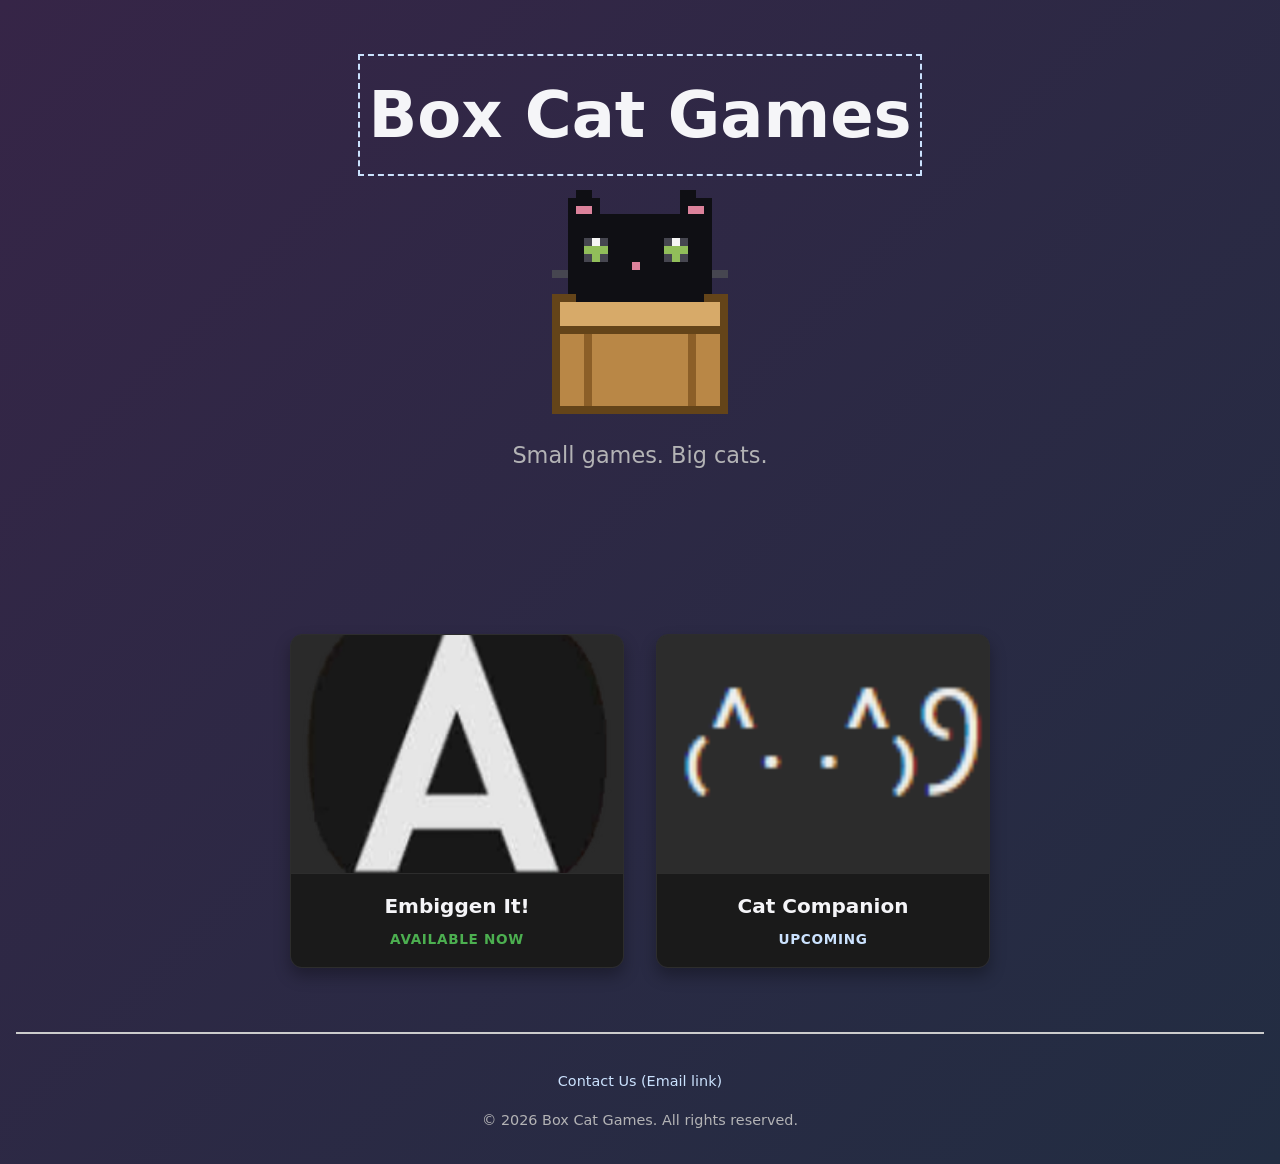
<file: index.html>
<!DOCTYPE html>
<html lang="en">
<head>
    <meta charset="UTF-8">
    <meta name="viewport" content="width=device-width, initial-scale=1.0">
    <meta name="description" content="Welcome to Box Cat Games, an independent game development studio creating charming indie games.">
    <meta name="keywords" content="Box Cat Games, indie games, game development, independent studio, Embiggen It!, Galaxy Cats">
    <meta name="author" content="Box Cat Games">
    
    <!-- Open Graph / Facebook -->
    <meta property="og:type" content="website">
    <meta property="og:title" content="Box Cat Games | Indie Game Studio">
    <meta property="og:description" content="Charming indie games made with love.">
    <meta property="og:image" content="assets/cat_in_box.png">

    <!-- Twitter -->
    <meta property="twitter:card" content="summary_large_image">
    <meta property="twitter:title" content="Box Cat Games | Indie Game Studio">
    <meta property="twitter:description" content="Charming indie games made with love.">

    <title>Box Cat Games | Home</title>

    <link rel="icon" type="image/png" href="favicon.png">
    <link rel="stylesheet" href="style.css">

    <script src="common.js" defer></script>
</head>
<body>

    <a href="#main-content" class="skip-link">Skip to main content</a>

    <main id="main-content">
        <h1 id="studio-name" class="studio-title" tabindex="-1">
            Box Cat Games
        </h1>

        <div class="logo-container">
            <img src="assets/cat_in_box.png" 
                 alt="Box Cat Games official logo: A pixel art cat sitting inside a cardboard box" 
                 class="studio-logo"
                 width="224" 
                 height="224">
        </div>

        <p class="tagline">
            Small games. Big cats.
        </p>

        <!-- Big Square Project Link Grid -->
        <section class="game-grid" aria-label="Our Apps and Games">
            
            <!-- App 1: Embiggen It! -->
            <a href="embiggen-it.html" class="game-card-link" aria-label="View Embiggen It! utility app details and privacy policy">
                <article class="game-card">
                    <div class="game-image-wrapper">
                        <img src="assets/EmbiggenIt-icon.png" alt="Embiggen It! app icon: a large 'A'" class="game-thumbnail">
                    </div>
                    <div class="game-info">
                        <h2 class="game-title">Embiggen It!</h2>
                        <span class="game-status" style="color: #4caf50;">Available Now</span>
                    </div>
                </article>
            </a>

            <!-- Game 2: Cat Companion -->
            <a href="cat-companion.html" class="game-card-link" aria-label="View Cat Companion game details and privacy policy">
                <article class="game-card">
                    <div class="game-image-wrapper">
                        <img src="assets/CatCompanion-icon.png" alt="A cat head" class="game-thumbnail">
                    </div>
                    <div class="game-info">
                        <h2 class="game-title">Cat Companion</h2>
                        <span class="game-status">Upcoming</span>
                    </div>
                </article>
            </a>

        </section>
    </main>

    <footer>
        <a href="mailto:boxcatgamesdev@gmail.com" class="footer-link">Contact Us (Email link)</a>
        <div>&copy; <span id="year"></span> Box Cat Games. All rights reserved.</div>
    </footer>
</body>
</html>
</file>
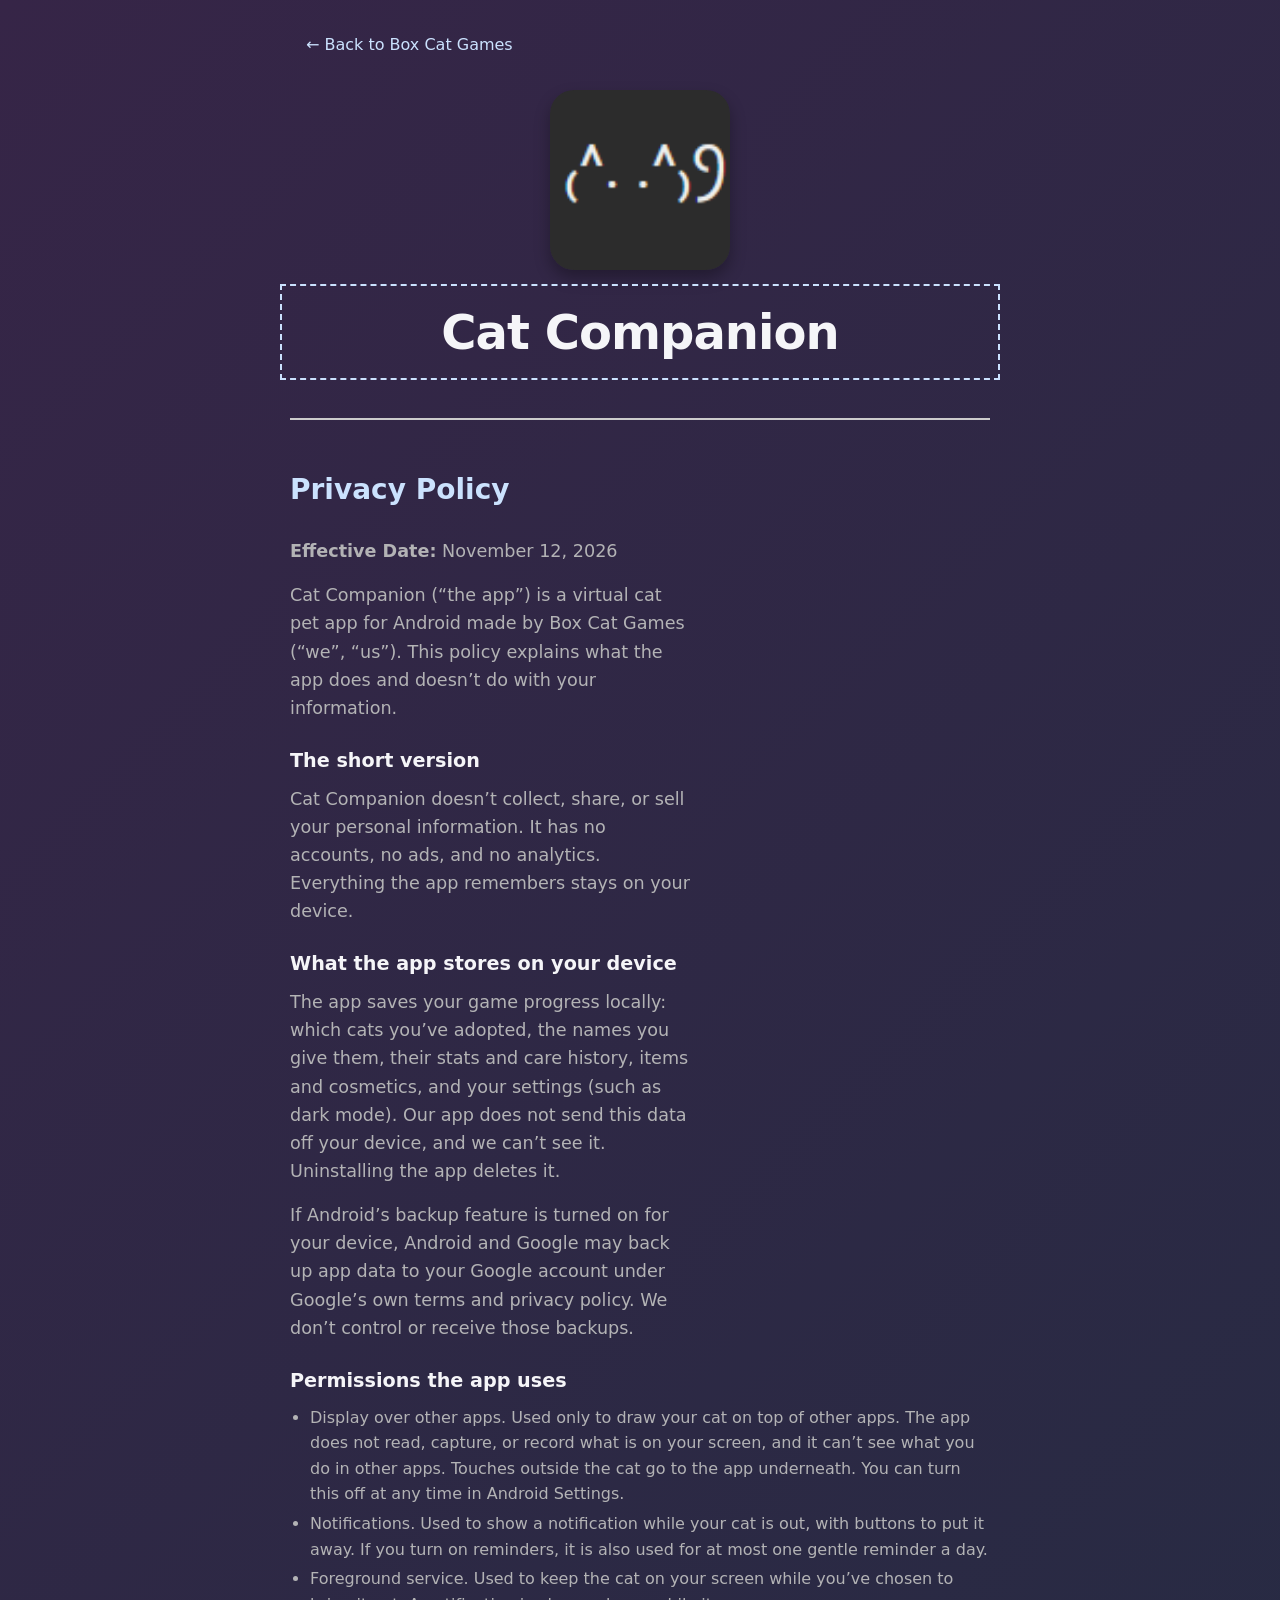
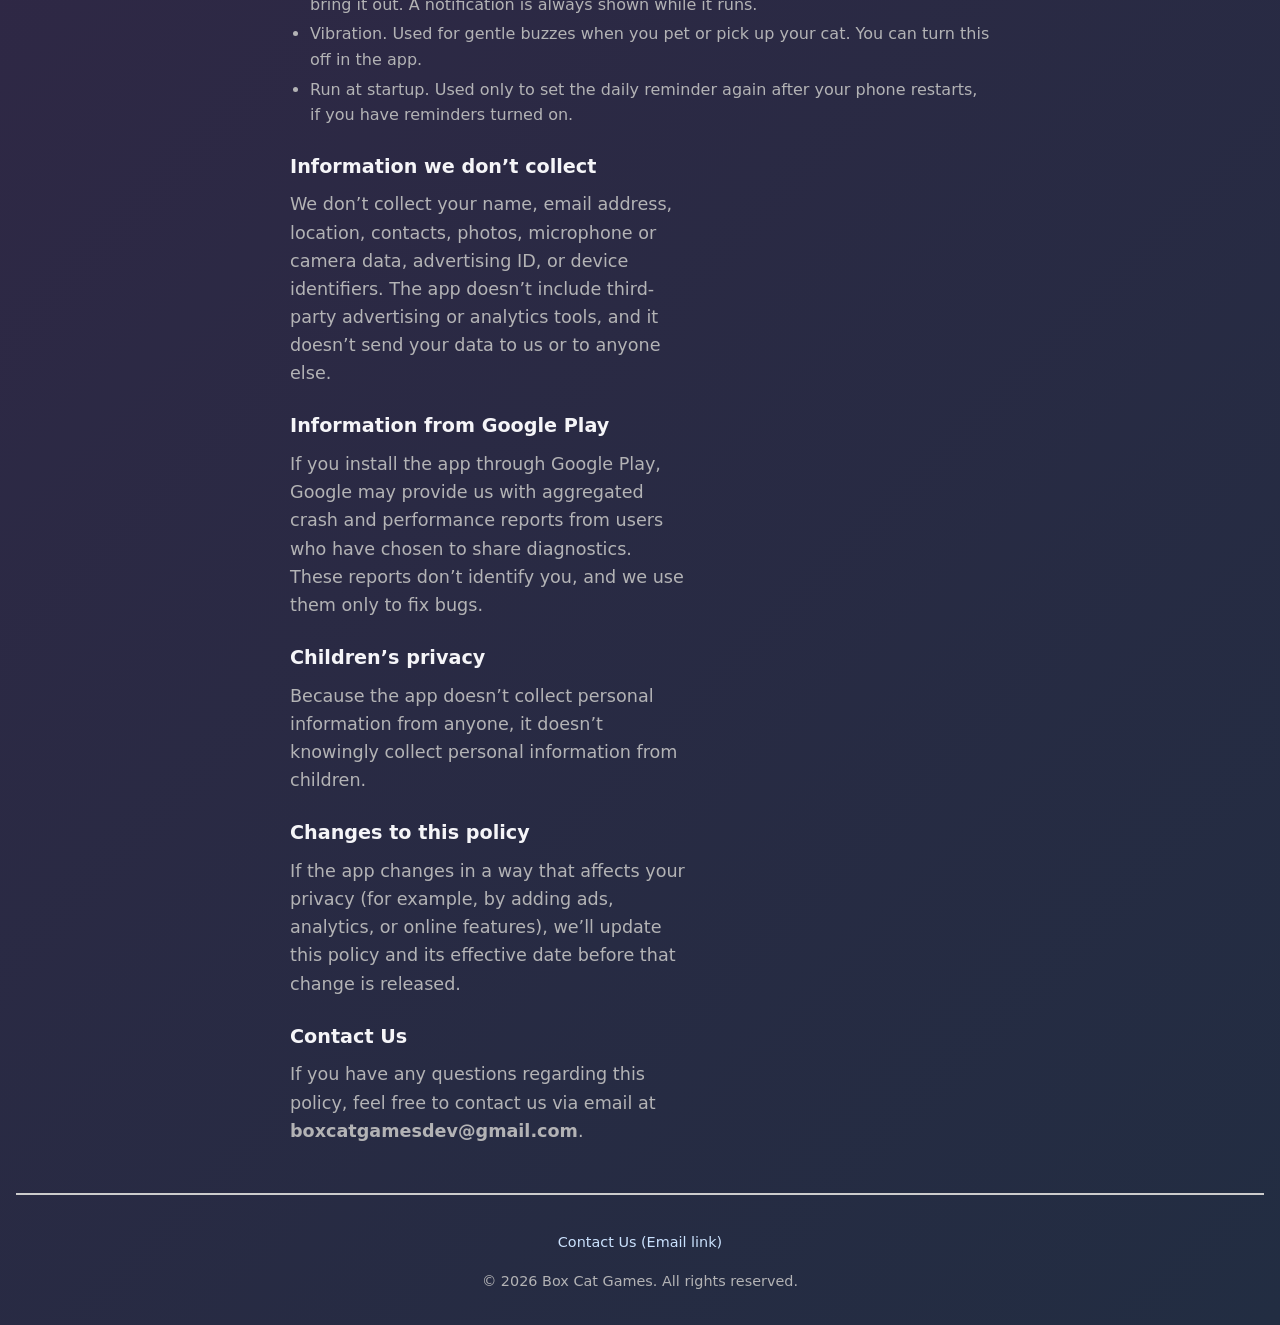
<file: cat-companion.html>
<!DOCTYPE html>
<html lang="en">
<head>
    <meta charset="UTF-8">
    <meta name="viewport" content="width=device-width, initial-scale=1.0">
    <link rel="icon" type="image/png" href="favicon.png">
    <link rel="stylesheet" href="style.css">
    <script>
        window.appPageData = {
            logo: "assets/CatCompanion-icon.png",
            logoAlt: "Cat Companion app icon",
            name: "Cat Companion",
            description: `
                <p></p>
            `,
            policy: `
<p><strong>Effective Date:</strong> November 12, 2026</p>

<p>Cat Companion (“the app”) is a virtual cat pet app for Android made by Box Cat Games (“we”, “us”). This policy explains what the app does and doesn’t do with your information.</p>

<h3>The short version</h3>
<p>Cat Companion doesn’t collect, share, or sell your personal information. It has no accounts, no ads, and no analytics. Everything the app remembers stays on your device.</p>

<h3>What the app stores on your device</h3>
<p>The app saves your game progress locally: which cats you’ve adopted, the names you give them, their stats and care history, items and cosmetics, and your settings (such as dark mode). Our app does not send this data off your device, and we can’t see it. Uninstalling the app deletes it.</p>

<p>If Android’s backup feature is turned on for your device, Android and Google may back up app data to your Google account under Google’s own terms and privacy policy. We don’t control or receive those backups.</p>

<h3>Permissions the app uses</h3>
<ul>
<li>Display over other apps. Used only to draw your cat on top of other apps. The app does not read, capture, or record what is on your screen, and it can’t see what you do in other apps. Touches outside the cat go to the app underneath. You can turn this off at any time in Android Settings.</li>
<li>Notifications. Used to show a notification while your cat is out, with buttons to put it away. If you turn on reminders, it is also used for at most one gentle reminder a day.</li>
<li>Foreground service. Used to keep the cat on your screen while you’ve chosen to bring it out. A notification is always shown while it runs.</li>
<li>Vibration. Used for gentle buzzes when you pet or pick up your cat. You can turn this off in the app.</li>
<li>Run at startup. Used only to set the daily reminder again after your phone restarts, if you have reminders turned on.</li>
</ul>

<h3>Information we don’t collect</h3>
<p>We don’t collect your name, email address, location, contacts, photos, microphone or camera data, advertising ID, or device identifiers. The app doesn’t include third-party advertising or analytics tools, and it doesn’t send your data to us or to anyone else.</p>

<h3>Information from Google Play</h3>
<p>If you install the app through Google Play, Google may provide us with aggregated crash and performance reports from users who have chosen to share diagnostics. These reports don’t identify you, and we use them only to fix bugs.</p>

<h3>Children’s privacy</h3>
<p>Because the app doesn’t collect personal information from anyone, it doesn’t knowingly collect personal information from children.</p>

<h3>Changes to this policy</h3>
<p>If the app changes in a way that affects your privacy (for example, by adding ads, analytics, or online features), we’ll update this policy and its effective date before that change is released.</p>

<h3>Contact Us</h3>
<p>If you have any questions regarding this policy, feel free to contact us via email at <strong>boxcatgamesdev@gmail.com</strong>.</p>
            `
        };
    </script>
    <script src="layout.js" defer></script>
    <script src="common.js" defer></script>
</head>
<body>
    <!-- Content will be auto-injected cleanly here by layout.js -->
</body>
</html>
</file>
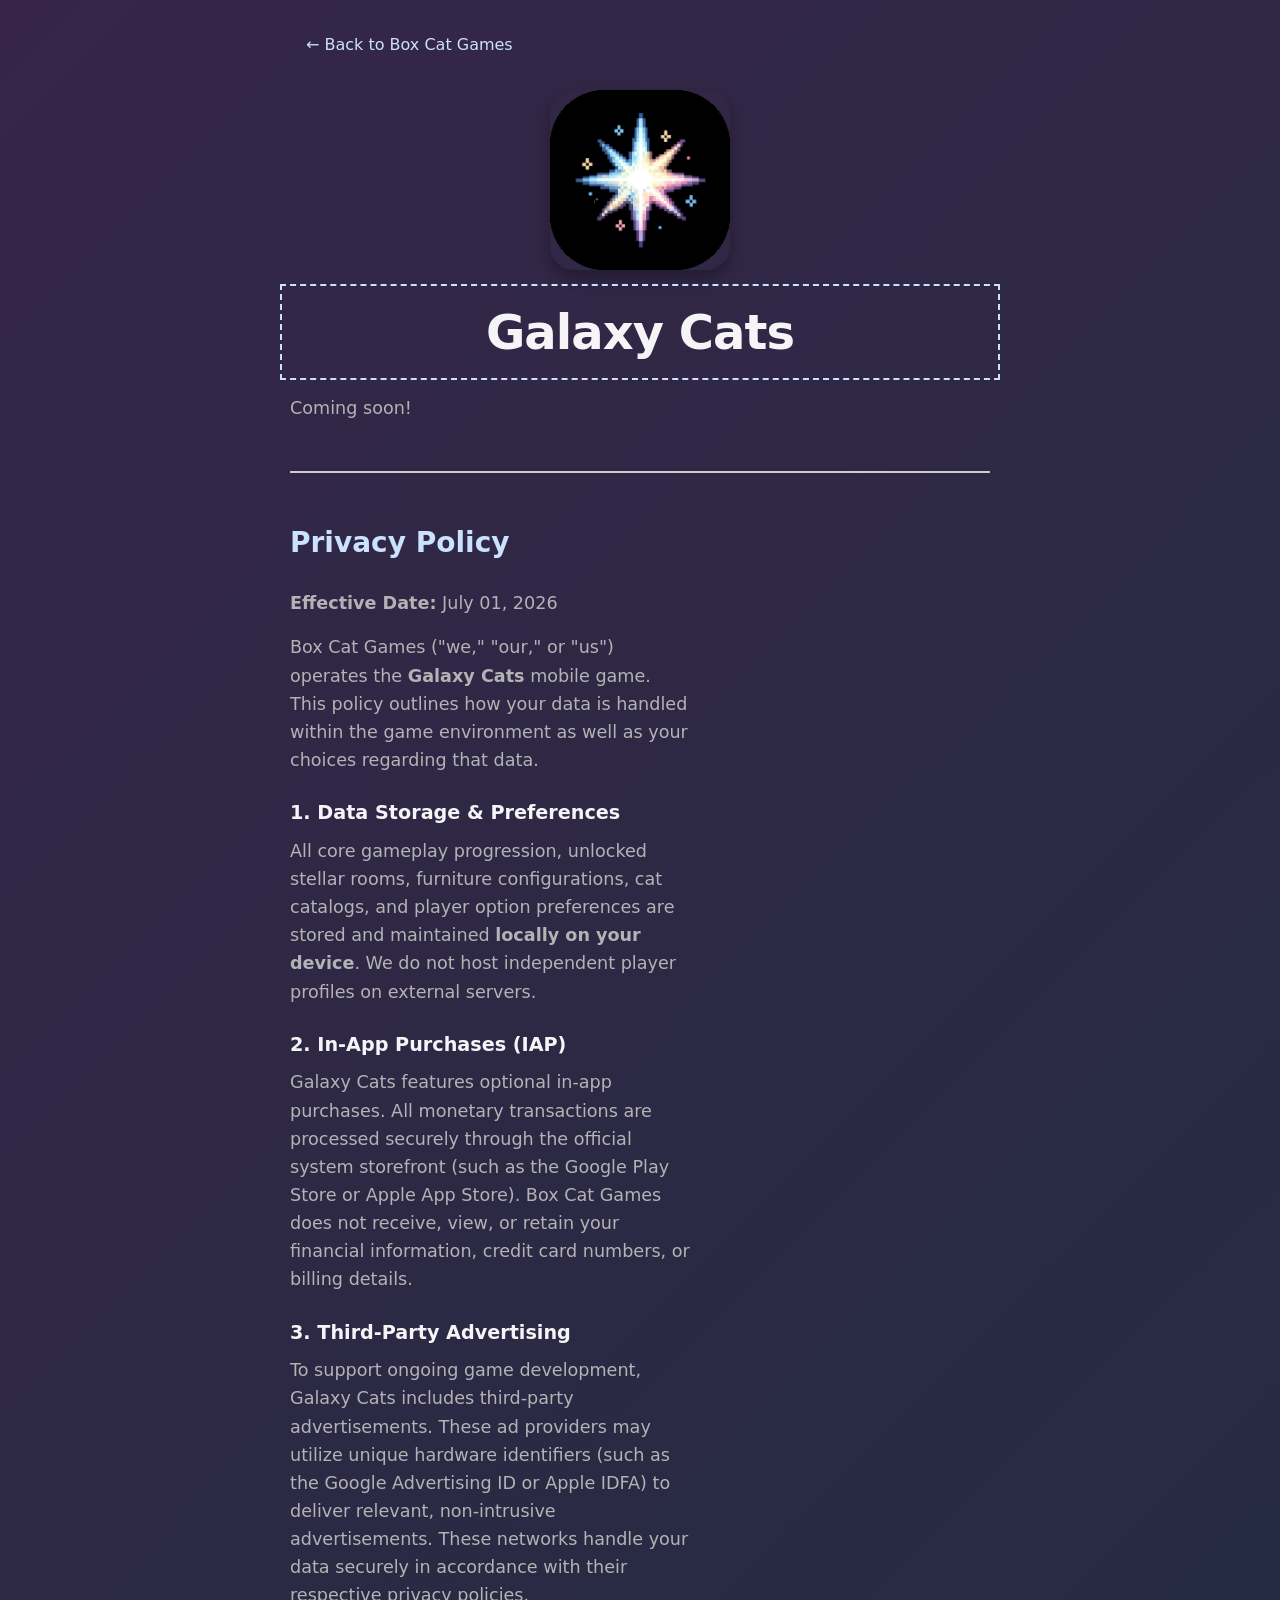
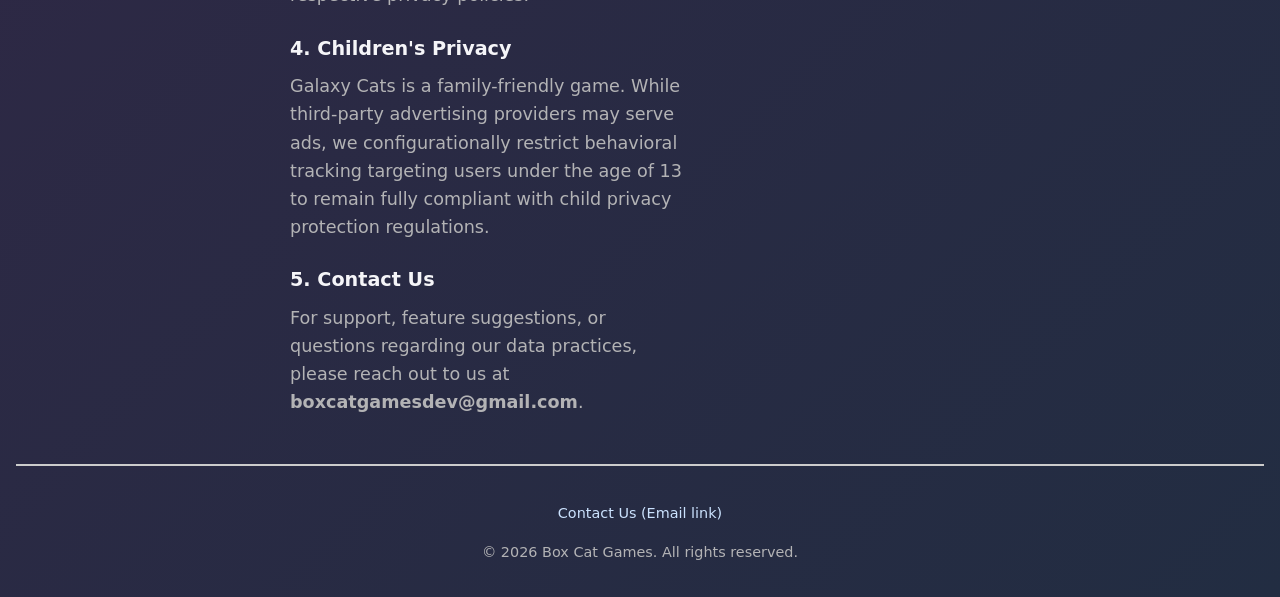
<file: galaxy-cats.html>
<!DOCTYPE html>
<html lang="en">
<head>
    <meta charset="UTF-8">
    <meta name="viewport" content="width=device-width, initial-scale=1.0">
    <link rel="icon" type="image/png" href="favicon.png">
    <link rel="stylesheet" href="style.css">
    <script>
        window.appPageData = {
            logo: "assets/GalaxyCats-icon.png",
            logoAlt: "Galaxy Cats icon",
            name: "Galaxy Cats",
            description: `
                <p>Coming soon!</p>
            `,
            policy: `
<p><strong>Effective Date:</strong> July 01, 2026</p>

<p>Box Cat Games ("we," "our," or "us") operates the <strong>Galaxy Cats</strong> mobile game. This policy outlines how your data is handled within the game environment as well as your choices regarding that data.</p>

<h3>1. Data Storage & Preferences</h3>
<p>All core gameplay progression, unlocked stellar rooms, furniture configurations, cat catalogs, and player option preferences are stored and maintained <strong>locally on your device</strong>. We do not host independent player profiles on external servers.</p>

<h3>2. In-App Purchases (IAP)</h3>
<p>Galaxy Cats features optional in-app purchases. All monetary transactions are processed securely through the official system storefront (such as the Google Play Store or Apple App Store). Box Cat Games does not receive, view, or retain your financial information, credit card numbers, or billing details.</p>

<h3>3. Third-Party Advertising</h3>
<p>To support ongoing game development, Galaxy Cats includes third-party advertisements. These ad providers may utilize unique hardware identifiers (such as the Google Advertising ID or Apple IDFA) to deliver relevant, non-intrusive advertisements. These networks handle your data securely in accordance with their respective privacy policies.</p>

<h3>4. Children's Privacy</h3>
<p>Galaxy Cats is a family-friendly game. While third-party advertising providers may serve ads, we configurationally restrict behavioral tracking targeting users under the age of 13 to remain fully compliant with child privacy protection regulations.</p>

<h3>5. Contact Us</h3>
<p>For support, feature suggestions, or questions regarding our data practices, please reach out to us at <strong>boxcatgamesdev@gmail.com</strong>.</p>
            `
        };
    </script>
    <script src="layout.js" defer></script>
    <script src="common.js" defer></script>
</head>
<body>
</body>
</html>
</file>
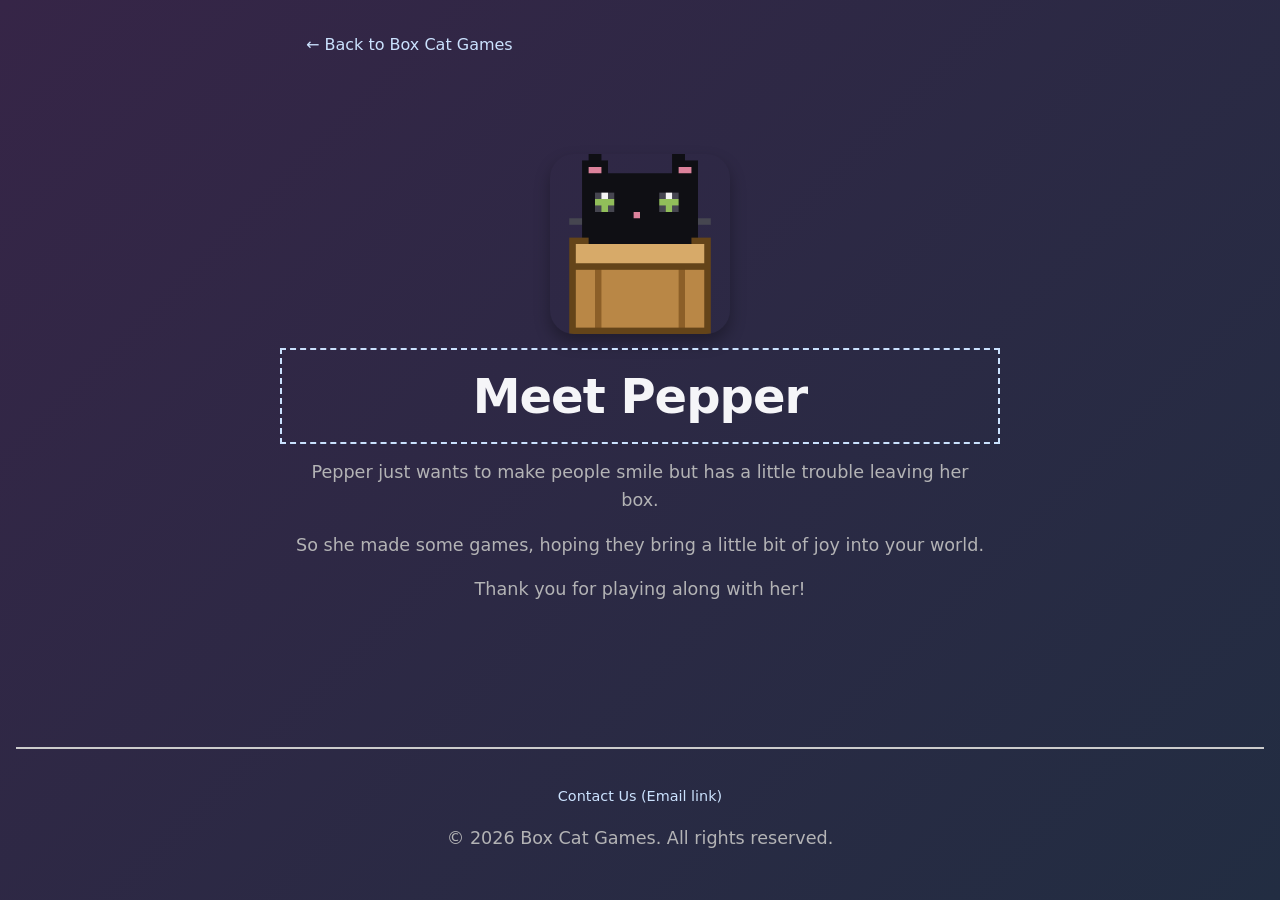
<file: pepper.html>
<!DOCTYPE html>
<html lang="en">
<head>
    <meta charset="UTF-8">
    <meta name="viewport" content="width=device-width, initial-scale=1.0">
    <meta name="description" content="Meet Pepper, the shy black cat behind Box Cat Games.">
    <title>Meet Pepper | Box Cat Games</title>

    <link rel="icon" type="image/png" href="favicon.png">
    <link rel="stylesheet" href="style.css">
    <style type="text/css">
        p { max-width: unset; margin-bottom: 1rem; }
        .app-description { text-align: center; }
    </style>
    
    <script src="common.js" defer></script>
</head>
<body>

    <a href="#main-content" class="skip-link">Skip to main content</a>

    <header>
        <a href="index.html" class="back-link">← Back to Box Cat Games</a>
    </header>

    <main id="main-content">
        <article class="app-container">
            <img src="assets/cat_in_box.png" 
                 alt="Pixel art illustration of Pepper the black cat peeking out from her box" 
                 class="app-logo" 
                 width="224" 
                 height="224">
            
            <h1 class="app-title" tabindex="-1">Meet Pepper</h1>
            
            <div class="app-description">
                <p>Pepper just wants to make people smile but has a little trouble leaving her box.</p>
                <p>So she made some games, hoping they bring a little bit of joy into your world.</p>
                <p>Thank you for playing along with her!</p>
            </div>
        </article>
    </main>

    <footer>
        <a href="mailto:boxcatgamesdev@gmail.com" class="footer-link">Contact Us (Email link)</a>
        <p>&copy; <span id="year"></span> Box Cat Games. All rights reserved.</p>
    </footer>

</body>
</html>
</file>
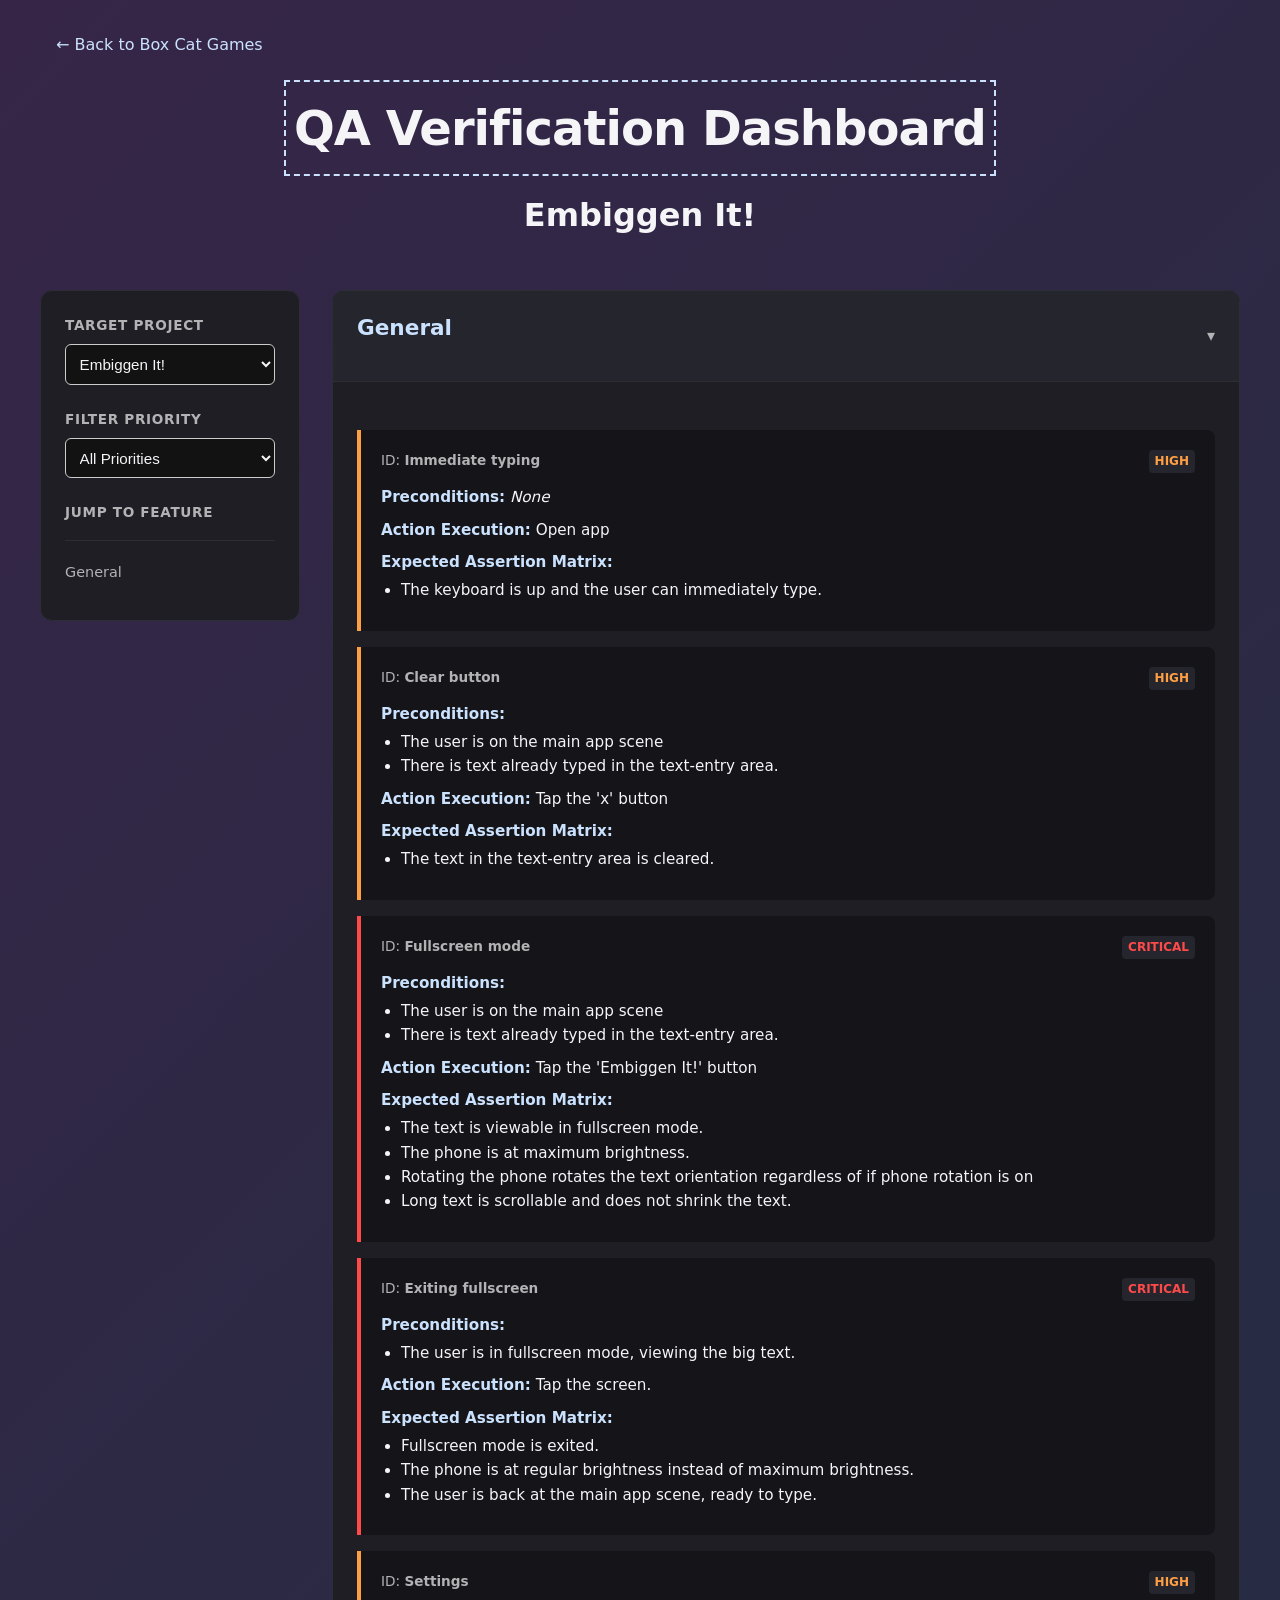
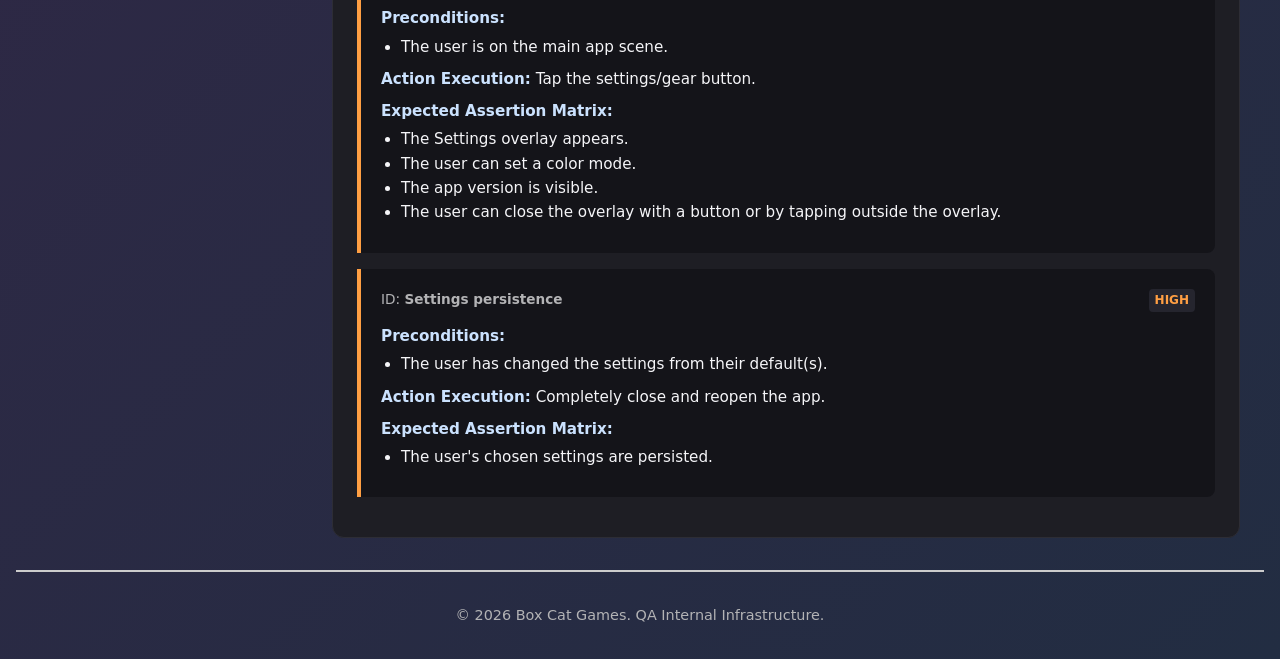
<file: tests.html>
<!DOCTYPE html>
<html lang="en">
<head>
    <meta charset="UTF-8">
    <meta name="viewport" content="width=device-width, initial-scale=1.0">
    <title>QA Requirements Dashboard | Box Cat Games</title>
    <link rel="icon" type="image/png" href="favicon.png">
    
    <link rel="stylesheet" href="style.css">
    
    <style>
        /* Dashboard Specific Structural Enhancements */
        .dashboard-layout {
            display: grid;
            grid-template-columns: 260px 1fr;
            gap: 2rem;
            width: 100%;
            max-width: 1200px;
            text-align: left;
            margin-top: 2rem;
            align-items: start;
        }

        /* Sticky Sidebar Navigation & Controls */
        .sidebar {
            position: sticky;
            top: 2rem;
            background-color: #1e1e24;
            border: 1px solid #2d2d35;
            border-radius: 12px;
            padding: 1.5rem;
            max-height: calc(100vh - 4rem);
            overflow-y: auto;
        }

        .control-group {
            margin-bottom: 1.5rem;
        }

        .control-label {
            display: block;
            font-size: 0.85rem;
            text-transform: uppercase;
            color: var(--secondary-color);
            margin-bottom: 0.5rem;
            font-weight: 700;
            letter-spacing: 0.05em;
        }

        .nav-tree {
            list-style: none;
            margin-top: 1rem;
            border-top: 1px solid #2d2d35;
            padding-top: 1rem;
        }

        .nav-item {
            margin-bottom: 0.5rem;
        }

        .nav-link {
            color: var(--secondary-color);
            text-decoration: none;
            font-size: 0.9rem;
            display: block;
            padding: 0.25rem 0;
            white-space: nowrap;
            overflow: hidden;
            text-overflow: ellipsis;
        }
        .nav-link:hover { color: var(--highlight-color); }

        /* Main Content View & Requirements Cards */
        .content-area {
            display: flex;
            flex-direction: column;
            gap: 1.5rem;
            width: 100%;
        }

        .feature-card {
            background-color: #1e1e24;
            border: 1px solid #2d2d35;
            border-radius: 12px;
            overflow: hidden;
            scroll-margin-top: 2rem;
        }

        .feature-header {
            padding: 1.25rem 1.5rem;
            background-color: #25252e;
            cursor: pointer;
            display: flex;
            justify-content: space-between;
            align-items: center;
            user-select: none;
        }

        .feature-header h2 {
            font-size: 1.35rem;
            color: var(--highlight-color);
        }

        .accordion-icon {
            transition: transform 0.2s ease;
            color: var(--secondary-color);
        }
        .collapsed .accordion-icon { transform: rotate(-90deg); }
        .collapsed + .feature-body { display: none; }

        .feature-body {
            padding: 1.5rem;
            border-top: 1px solid #2d2d35;
        }

        .feature-desc {
            color: var(--secondary-color);
            margin-bottom: 1.5rem;
            font-size: 1.05rem;
        }

        /* Test Matrices Layout */
        .test-case {
            background-color: #141419;
            border-left: 4px solid var(--highlight-color);
            border-radius: 0 8px 8px 0;
            padding: 1.25rem;
            margin-bottom: 1rem;
        }
        
        .test-case.priority-critical { border-left-color: #ff4a4a; }
        .test-case.priority-high { border-left-color: #ff9f43; }
        .test-case.priority-low { border-left-color: #54a0ff; }

        .test-meta {
            display: flex;
            justify-content: space-between;
            margin-bottom: 0.75rem;
            font-size: 0.85rem;
        }

        .priority-badge {
            text-transform: uppercase;
            font-weight: 700;
            font-size: 0.75rem;
            padding: 2px 6px;
            border-radius: 4px;
            background: #25252e;
        }
        .priority-critical .priority-badge { color: #ff4a4a; }
        .priority-high .priority-badge { color: #ff9f43; }
        .priority-low .priority-badge { color: #54a0ff; }

        .test-section {
            margin-bottom: 0.5rem;
            font-size: 0.95rem;
        }
        .test-section strong { color: var(--highlight-color); }

        .test-list {
            margin-left: 1.25rem;
            margin-top: 0.25rem;
        }

        /* Responsive Breakpoints */
        @media (max-width: 850px) {
            .dashboard-layout { grid-template-columns: 1fr; }
            .sidebar { position: relative; top: 0; max-height: none; }
        }
    </style>
</head>
<body>

    <a href="#main-content" class="skip-link">Skip to main content</a>

    <header style="max-width: 1200px;">
        <a href="index.html" class="back-link">← Back to Box Cat Games</a>
    </header>

    <main id="main-content" style="max-width: 1200px; justify-content: start;">
        <h1 class="app-title" id="dashboard-title" tabindex="-1">QA Verification Dashboard</h1>
        <h2 id="project-subtitle"></h2>
        
        <div class="dashboard-layout">
            <aside class="sidebar">
                <div class="control-group">
                    <label class="control-label" for="app-selector">Target Project</label>
                    <select id="app-selector">
                        <option value="embiggen-it.json">Embiggen It!</option>
                        <option value="galaxy-cats.json">Galaxy Cats</option>
                    </select>
                </div>

                <div class="control-group">
                    <label class="control-label" for="priority-filter">Filter Priority</label>
                    <select id="priority-filter">
                        <option value="all">All Priorities</option>
                        <option value="critical">Critical</option>
                        <option value="high">High</option>
                        <option value="low">Low</option>
                    </select>
                </div>

                <nav aria-label="Feature Quick Navigation">
                    <span class="control-label">Jump to Feature</span>
                    <ul class="nav-tree" id="navigation-tree"></ul>
                </nav>
            </aside>

            <section class="content-area" id="requirements-view" aria-live="polite"></section>
        </div>
    </main>

    <footer>
        <div>&copy; <span id="year"></span> Box Cat Games. QA Internal Infrastructure.</div>
    </footer>

    <script src="common.js" defer></script>
    <script src="dashboard.js" defer></script>
</body>
</html>
</file>
<file: style.css>
/* style.css */

/* Variables */
:root {
    --primary-color: #f5f5f8;
    --secondary-color: #b3b3b5;
    --highlight-color: #CBE2FE;
    --divider-color: #ccc;
    --box-shadow: 0 8px 16px rgba(0, 0, 0, 0.3);
}


/* ==========================================================================
   1. Core Reset & Layout
   ========================================================================== */
*, *::before, *::after {
    box-sizing: border-box;
    margin: 0;
    padding: 0;
}

body {
    font-family: system-ui, -apple-system, BlinkMacSystemFont, 'Segoe UI', Roboto, Oxygen, Ubuntu, Cantarell, sans-serif;
    color: var(--primary-color);
    line-height: 1.6;
    min-height: 100vh;
    display: flex;
    flex-direction: column;
    justify-content: space-between;
    align-items: center;
    padding: 2rem 1rem;
    position: relative;
    overflow-x: hidden;

    /* Dynamic Smooth Pastel Rainbow 
       Using an 8-stop system transitioning over 40 seconds 
    */
    background: linear-gradient(135deg, var(--color-1), var(--color-2));
    animation: rainbowShift 40s ease-in-out infinite alternate;
}

/* Skip to content link for keyboard navigation navigation */
.skip-link {
    position: absolute;
    top: -42px;
    left: 0;
    background: var(--highlight-color);
    color: #000;
    padding: 8px 12px;
    z-index: 100;
    transition: top 0.2s;
    font-weight: bold;
    text-decoration: none;
}

.skip-link:focus {
    top: 0;
}

/* Main Container */
main {
    display: flex;
    flex-direction: column;
    align-items: center;
    justify-content: center;
    text-align: center;
    flex-grow: 1;
    max-width: 900px;
    width: 100%;
    padding: 2rem 0;
}

/* ==========================================================================
   2. Shared Components & Navigation
   ========================================================================== */
header {
    width: 100%;
    max-width: 700px;
    margin: 0 auto;
    padding: 0 1rem;
    text-align: left;
}

.back-link {
    color: var(--highlight-color);
    text-decoration: none;
    font-weight: 500;
    display: inline-block;
}

.back-link:hover, .back-link:focus {
    text-decoration: underline;
    outline: none;
}

h1 {
    font-weight: 800;
    outline: none;
    font-size: clamp(2.5rem, 8vw, 4rem);
    margin-bottom: 1.5rem;
}

h2 {
    font-size: clamp(1.5rem, 5vw, 2rem);
    margin-bottom: 1rem;
    font-weight: 700;
}

p {
    color: var(--secondary-color);
    font-size: 1.1rem;
    margin-bottom: 2.5rem;
    max-width: 400px;
}

.app-title {
    font-weight: 800;
    letter-spacing: -0.02em;
    outline: none;
    font-size: clamp(2rem, 6vw, 3rem);
    margin-bottom: 1.5rem;
}

button, a.button {
    display: inline-block;
    background-color: var(--highlight-color);
    color: #000000;
    text-decoration: none;
    padding: 0.8rem 2rem;
    font-weight: 700;
    border-radius: 8px;
    font-size: 1.1rem;
    box-shadow: 0 4px 6px rgba(0, 0, 0, 0.2);
}

select {
    width: 100%;
    padding: 0.6rem;
    background-color: #121212;
    color: var(--primary-color);
    border: 1px solid var(--divider-color);
    border-radius: 6px;
    font-size: 0.95rem;
    outline: none;
}

/* Hover & focus states */

h1:focus, .app-title:focus,
button:hover, a.button:hover,
button:focus, a.button:focus,
select:focus {
    outline: 2px dashed var(--highlight-color);
    outline-offset: 8px;
}


/* Logo Sizing Profiles */
.logo-container {
    margin-bottom: 1.5rem;
    max-width: 100%;
}

.studio-logo {
    max-width: 260px;
    width: 100%;
    height: auto;
    display: block;
    margin: 0 auto;
    border-radius: 8px;
}

.app-logo {
    display: block;
    margin: 0 auto 1.5rem auto;
    max-width: 180px;
    width: 100%;
    height: auto;
    border-radius: 24px;
    box-shadow: var(--box-shadow);
}

.tagline {
    font-size: clamp(1.1rem, 3.5vw, 1.4rem);
    color: var(--secondary-color);
    max-width: 600px;
    font-weight: 400;
    margin-bottom: 10rem;
}

/* ==========================================================================
   3. Index Grid Layout Modules
   ========================================================================== */
.game-grid {
    display: grid;
    grid-template-columns: repeat(2, 1fr);
    gap: 2rem;
    width: 100%;
    max-width: 700px;
    margin-bottom: 2rem;
}

@media (max-width: 600px) {
    .game-grid {
        grid-template-columns: 1fr;
        gap: 1.5rem;
    }
}

.game-card-link {
    text-decoration: none;
    color: inherit;
    display: block;
    border-radius: 12px;
    transition: transform 0.2s ease, box-shadow 0.2s ease;
}

.game-card-link:hover,
.game-card-link:focus {
    outline: none;
    box-shadow: 0 0 0 3px var(--highlight-color);
}

.game-card {
    background-color: #333344;
    border: 1px solid #2d2d2d;
    border-radius: 12px;
    overflow: hidden;
    display: flex;
    flex-direction: column;
    aspect-ratio: 1 / 1;
    box-shadow: var(--box-shadow);
}

.game-image-wrapper {
    flex-grow: 1;
    position: relative;
    background-color: #2a2a2a;
    overflow: hidden;
}

.game-thumbnail {
    width: 100%;
    height: 100%;
    object-fit: cover;
    display: block;
}

.game-info {
    padding: 1rem;
    background-color: #1a1a1a;
    border-top: 1px solid #2d2d2d;
    text-align: center;
}

.game-title {
    font-size: 1.25rem;
    font-weight: 700;
    margin-bottom: 0.25rem;
}

.game-status {
    font-size: 0.85rem;
    color: var(--highlight-color);
    font-weight: 600;
    text-transform: uppercase;
    letter-spacing: 0.05em;
}

/* ==========================================================================
   4. App Template-Specific Content Structures
   ========================================================================== */
.app-container {
    max-width: 700px;
    width: 100%;
    text-align: center;
}

.app-description {
    font-size: 1.15rem;
    color: var(--primary-color);
    text-align: left;
    margin-bottom: 3rem;
}

.divider {
    border: 0;
    height: 2px;
    background-color: var(--divider-color);
    margin-bottom: 3rem;
    width: 100%;
}

.privacy-section {
    text-align: left;
    width: 100%;
}

.privacy-section h2 {
    font-size: 1.75rem;
    margin-bottom: 1.5rem;
    color: var(--highlight-color);
}

.privacy-content {
    color: var(--secondary-color);
    font-size: 1rem;
}

.privacy-content p {
    margin-bottom: 1rem;
}

.privacy-content h3 {
    font-size: 1.2rem;
    margin: 1.5rem 0 0.5rem 0;
    color: var(--primary-color);
}

.privacy-content ul {
    margin-left: 1.25rem;
    margin-bottom: 1rem;
}

.privacy-content li {
    margin-bottom: 0.25rem;
}

/* ==========================================================================
   5. Footer
   ========================================================================== */
footer {
    text-align: center;
    width: 100%;
    padding-top: 2rem;
    font-size: 0.9rem;
    color: var(--secondary-color);
    display: flex;
    flex-direction: column;
    gap: 0.75rem;
    border-top: 2px solid var(--divider-color);
}

.footer-link {
    color: var(--highlight-color);
    text-decoration: none;
    font-weight: 500;
    align-self: center;
    padding: 4px 8px;
    border-radius: 4px;
    transition: background-color 0.2s;
}

.footer-link:hover,
.footer-link:focus {
    background-color: rgba(203, 226, 254, 0.1);
    outline: 2px dashed var(--highlight-color);
    outline-offset: 2px;
}

/* ==========================================================================
   6. Motion Preferences
   ========================================================================== */
@media (prefers-reduced-motion: reduce) {
    * {
        animation: none !important;
        transition: none !important;
        transform: none !important;
    }
}


/* ==========================================================================
   Background Ambiance (Twinkling Stars & Color Engines)
   ========================================================================== */
@keyframes rainbowShift {
    0% {
        --color-1: #362547; /* Soft Pastel Violet */
        --color-2: #222d42; /* Soft Slate Navy */
    }
    20% {
        --color-1: #223740; /* Muted Seafoam Teal */
        --color-2: #263d37; /* Gentle Mint Sage */
    }
    40% {
        /* NEW: Soft, brightened pastel gold & creamy peach */
        --color-1: #4a4031; /* Cozy Warm Vanilla Gold */
        --color-2: #4f3b35; /* Soft Muted Peach Cream */
    }
    60% {
        --color-1: #4d2f2b; /* Dusty Rose Pink */
        --color-2: #382436; /* Soft Plum Silk */
    }
    80% {
        --color-1: #2a223d; /* Pastel Lavender Shadow */
        --color-2: #20313a; /* Soft Steel Blue */
    }
    100% {
        --color-1: #362547; /* Loop smoothly back to beginning */
        --color-2: #222d42;
    }
}

/* Modern CSS property registration to make linear gradients animatable */
@property --color-1 {
    syntax: '<color>';
    inherits: false;
    initial-value: #362547;
}
@property --color-2 {
    syntax: '<color>';
    inherits: false;
    initial-value: #222d42;
}

/* Starfield Overlay Element */
#starfield {
    position: fixed;
    top: 0;
    left: 0;
    width: 100vw;
    height: 100vh;
    pointer-events: none; /* Allows user clicks to pass completely through safely */
    z-index: -1; /* Placed behind content layout elements */
    overflow: hidden;
}

/* Base individual star profile */
.star {
    position: absolute;
    width: 2px;
    height: 2px;
    background-color: #d1d5db; /* Silver sparkle */
    border-radius: 50%;
    opacity: 0;
    box-shadow: 0 0 4px #ffffff;
    animation: twinkle var(--duration, 4s) ease-in-out infinite;
    animation-delay: var(--delay, 0s);
}

@keyframes twinkle {
    0%, 100% { opacity: 0.1; transform: scale(0.8); }
    50% { opacity: 0.8; transform: scale(1.2); }
}

/* Handle system accessibility settings gracefully */
@media (prefers-reduced-motion: reduce) {
    body {
        animation: none !important;
        background: linear-gradient(135deg, var(--color1), var(--color2)); /* Fixed cozy setting */
    }
    .star {
        animation: none !important;
        opacity: 0.4; /* Fixed soft glow */
    }
}
</file>
